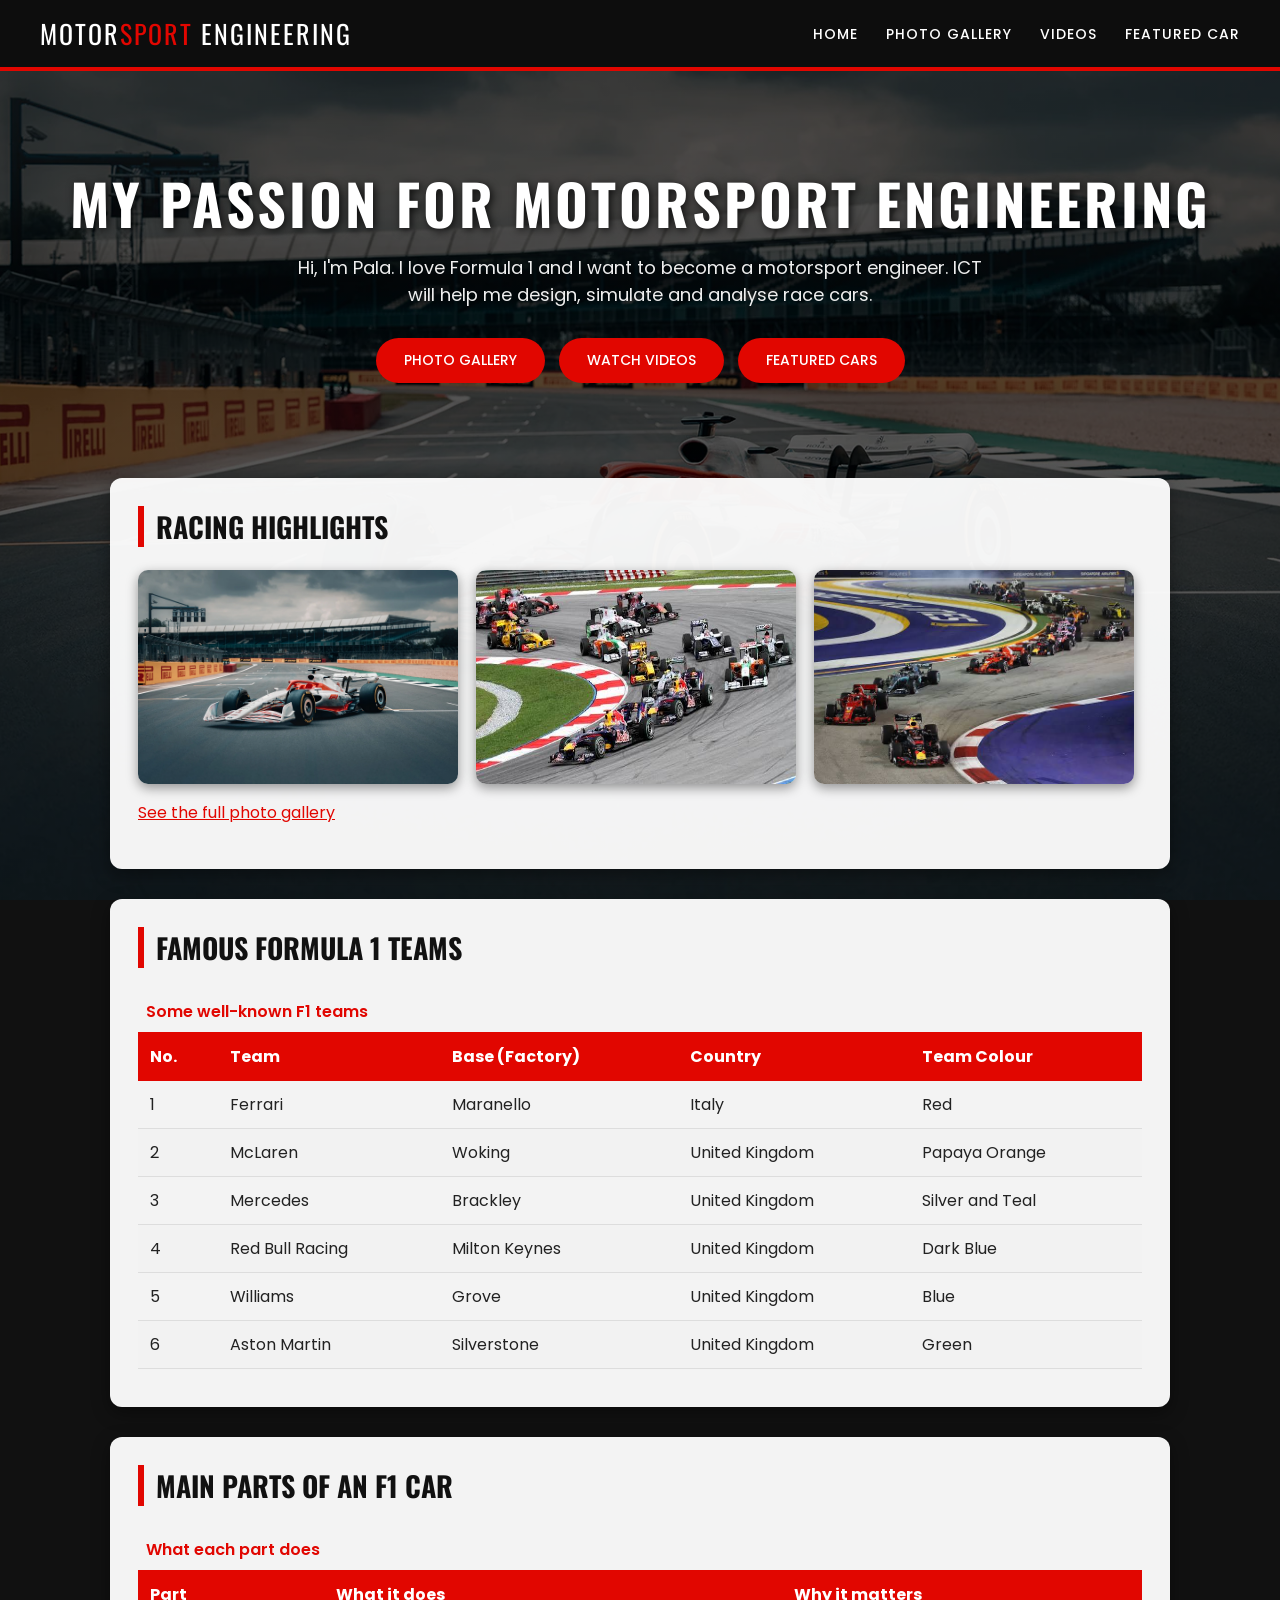
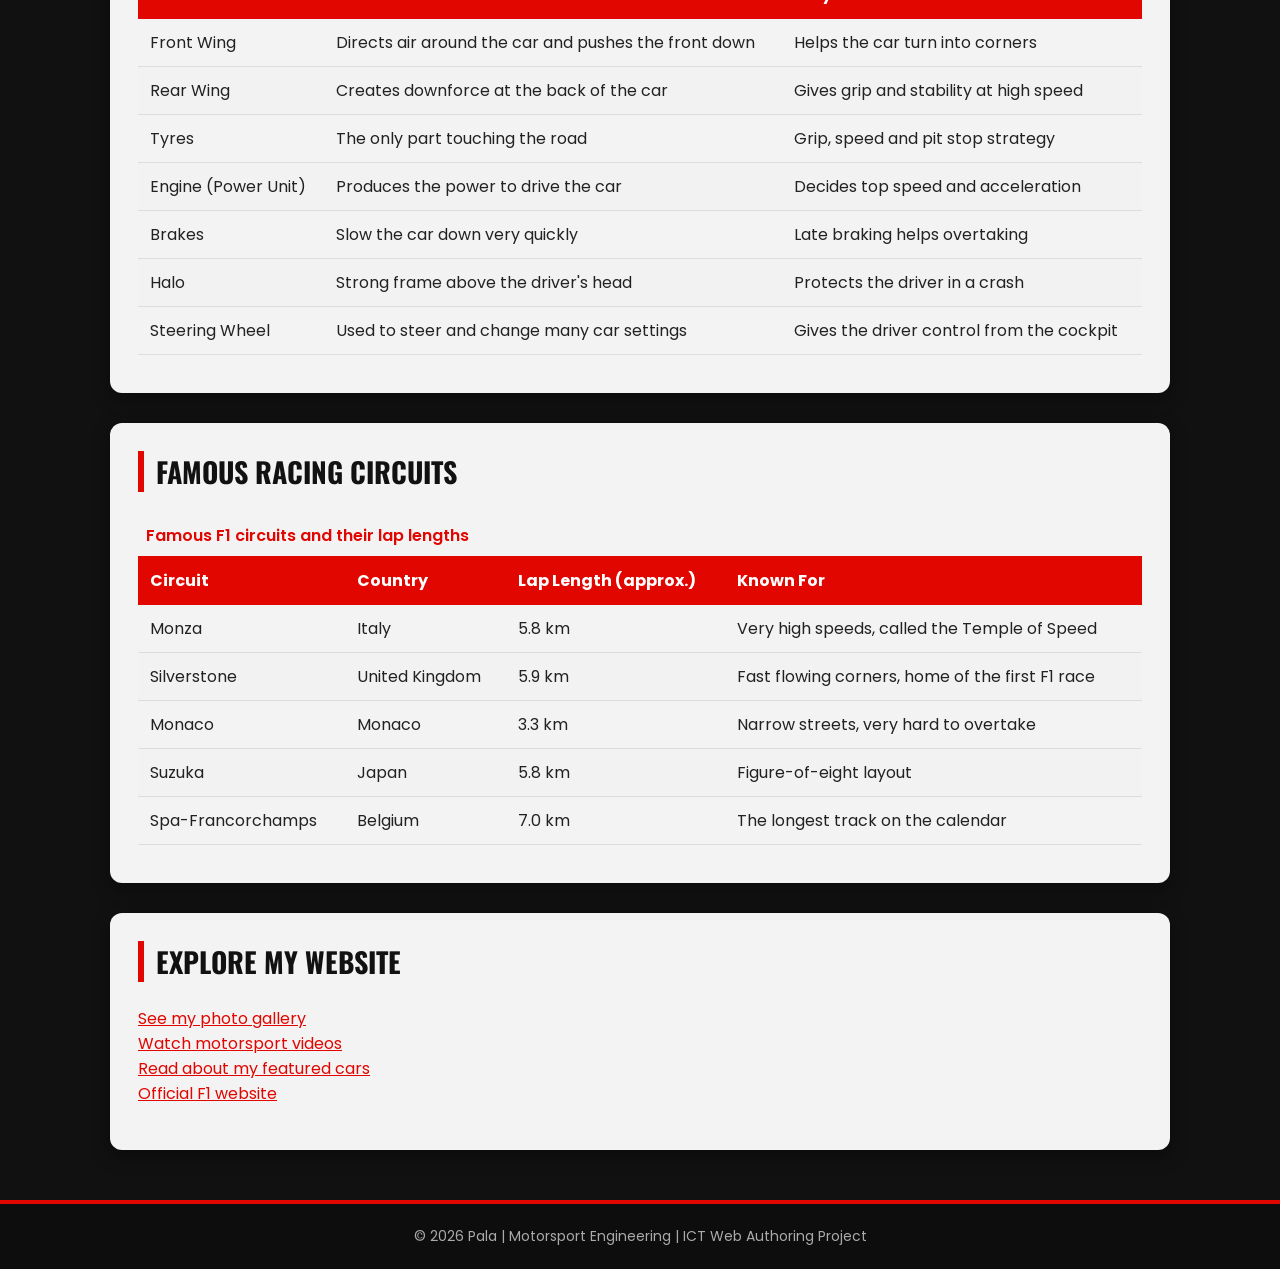
<file: index.html>
﻿<!DOCTYPE html>
<html>
<head>
  <meta charset="utf-8">
  <title>Home - Motorsport Engineering</title>
  <link rel="stylesheet" href="style.css">
</head>
<body>

  <div class="navbar">
    <div class="logo">Motor<span>sport</span> Engineering</div>
    <ul>
      <li><a href="index.html">Home</a></li>
      <li><a href="gallery.html">Photo Gallery</a></li>
      <li><a href="videos.html">Videos</a></li>
      <li><a href="car.html">Featured Car</a></li>
    </ul>
  </div>

  <div class="hero">
    <h1>My Passion for Motorsport Engineering</h1>
    <p>Hi, I'm Pala. I love Formula 1 and I want to become a motorsport
    engineer. ICT will help me design, simulate and analyse race cars.</p>
    <a class="btn" href="gallery.html">Photo Gallery</a>
    <a class="btn" href="videos.html">Watch Videos</a>
    <a class="btn" href="car.html">Featured Cars</a>
  </div>

  <div class="container">

    <div class="panel">
      <h2>Racing Highlights</h2>
      <div class="gallery">
        <img src="images/pic1.jpg.jpeg" alt="F1 car on track">
        <img src="images/pic2.png.jpeg" alt="Race start">
        <img src="images/pic3.jpeg.jpeg" alt="Cars racing around a corner">
      </div>
      <p><a href="gallery.html">See the full photo gallery</a></p>
    </div>

    <div class="panel">
      <h2>Famous Formula 1 Teams</h2>
      <table>
        <caption>Some well-known F1 teams</caption>
        <thead>
          <tr>
            <th>No.</th>
            <th>Team</th>
            <th>Base (Factory)</th>
            <th>Country</th>
            <th>Team Colour</th>
          </tr>
        </thead>
        <tbody>
          <tr><td>1</td><td>Ferrari</td><td>Maranello</td><td>Italy</td><td>Red</td></tr>
          <tr><td>2</td><td>McLaren</td><td>Woking</td><td>United Kingdom</td><td>Papaya Orange</td></tr>
          <tr><td>3</td><td>Mercedes</td><td>Brackley</td><td>United Kingdom</td><td>Silver and Teal</td></tr>
          <tr><td>4</td><td>Red Bull Racing</td><td>Milton Keynes</td><td>United Kingdom</td><td>Dark Blue</td></tr>
          <tr><td>5</td><td>Williams</td><td>Grove</td><td>United Kingdom</td><td>Blue</td></tr>
          <tr><td>6</td><td>Aston Martin</td><td>Silverstone</td><td>United Kingdom</td><td>Green</td></tr>
        </tbody>
      </table>
    </div>

    <div class="panel">
      <h2>Main Parts of an F1 Car</h2>
      <table>
        <caption>What each part does</caption>
        <thead>
          <tr>
            <th>Part</th>
            <th>What it does</th>
            <th>Why it matters</th>
          </tr>
        </thead>
        <tbody>
          <tr><td>Front Wing</td><td>Directs air around the car and pushes the front down</td><td>Helps the car turn into corners</td></tr>
          <tr><td>Rear Wing</td><td>Creates downforce at the back of the car</td><td>Gives grip and stability at high speed</td></tr>
          <tr><td>Tyres</td><td>The only part touching the road</td><td>Grip, speed and pit stop strategy</td></tr>
          <tr><td>Engine (Power Unit)</td><td>Produces the power to drive the car</td><td>Decides top speed and acceleration</td></tr>
          <tr><td>Brakes</td><td>Slow the car down very quickly</td><td>Late braking helps overtaking</td></tr>
          <tr><td>Halo</td><td>Strong frame above the driver's head</td><td>Protects the driver in a crash</td></tr>
          <tr><td>Steering Wheel</td><td>Used to steer and change many car settings</td><td>Gives the driver control from the cockpit</td></tr>
        </tbody>
      </table>
    </div>

    <div class="panel">
      <h2>Famous Racing Circuits</h2>
      <table>
        <caption>Famous F1 circuits and their lap lengths</caption>
        <thead>
          <tr>
            <th>Circuit</th>
            <th>Country</th>
            <th>Lap Length (approx.)</th>
            <th>Known For</th>
          </tr>
        </thead>
        <tbody>
          <tr><td>Monza</td><td>Italy</td><td>5.8 km</td><td>Very high speeds, called the Temple of Speed</td></tr>
          <tr><td>Silverstone</td><td>United Kingdom</td><td>5.9 km</td><td>Fast flowing corners, home of the first F1 race</td></tr>
          <tr><td>Monaco</td><td>Monaco</td><td>3.3 km</td><td>Narrow streets, very hard to overtake</td></tr>
          <tr><td>Suzuka</td><td>Japan</td><td>5.8 km</td><td>Figure-of-eight layout</td></tr>
          <tr><td>Spa-Francorchamps</td><td>Belgium</td><td>7.0 km</td><td>The longest track on the calendar</td></tr>
        </tbody>
      </table>
    </div>

    <div class="panel">
      <h2>Explore my website</h2>
      <p>
        <a href="gallery.html">See my photo gallery</a><br>
        <a href="videos.html">Watch motorsport videos</a><br>
        <a href="car.html">Read about my featured cars</a><br>
        <a href="https://www.formula1.com" target="_blank">Official F1 website</a>
      </p>
    </div>

  </div>

  <footer>
    &copy; 2026 Pala | Motorsport Engineering | ICT Web Authoring Project
  </footer>

</body>
</html>
</file>
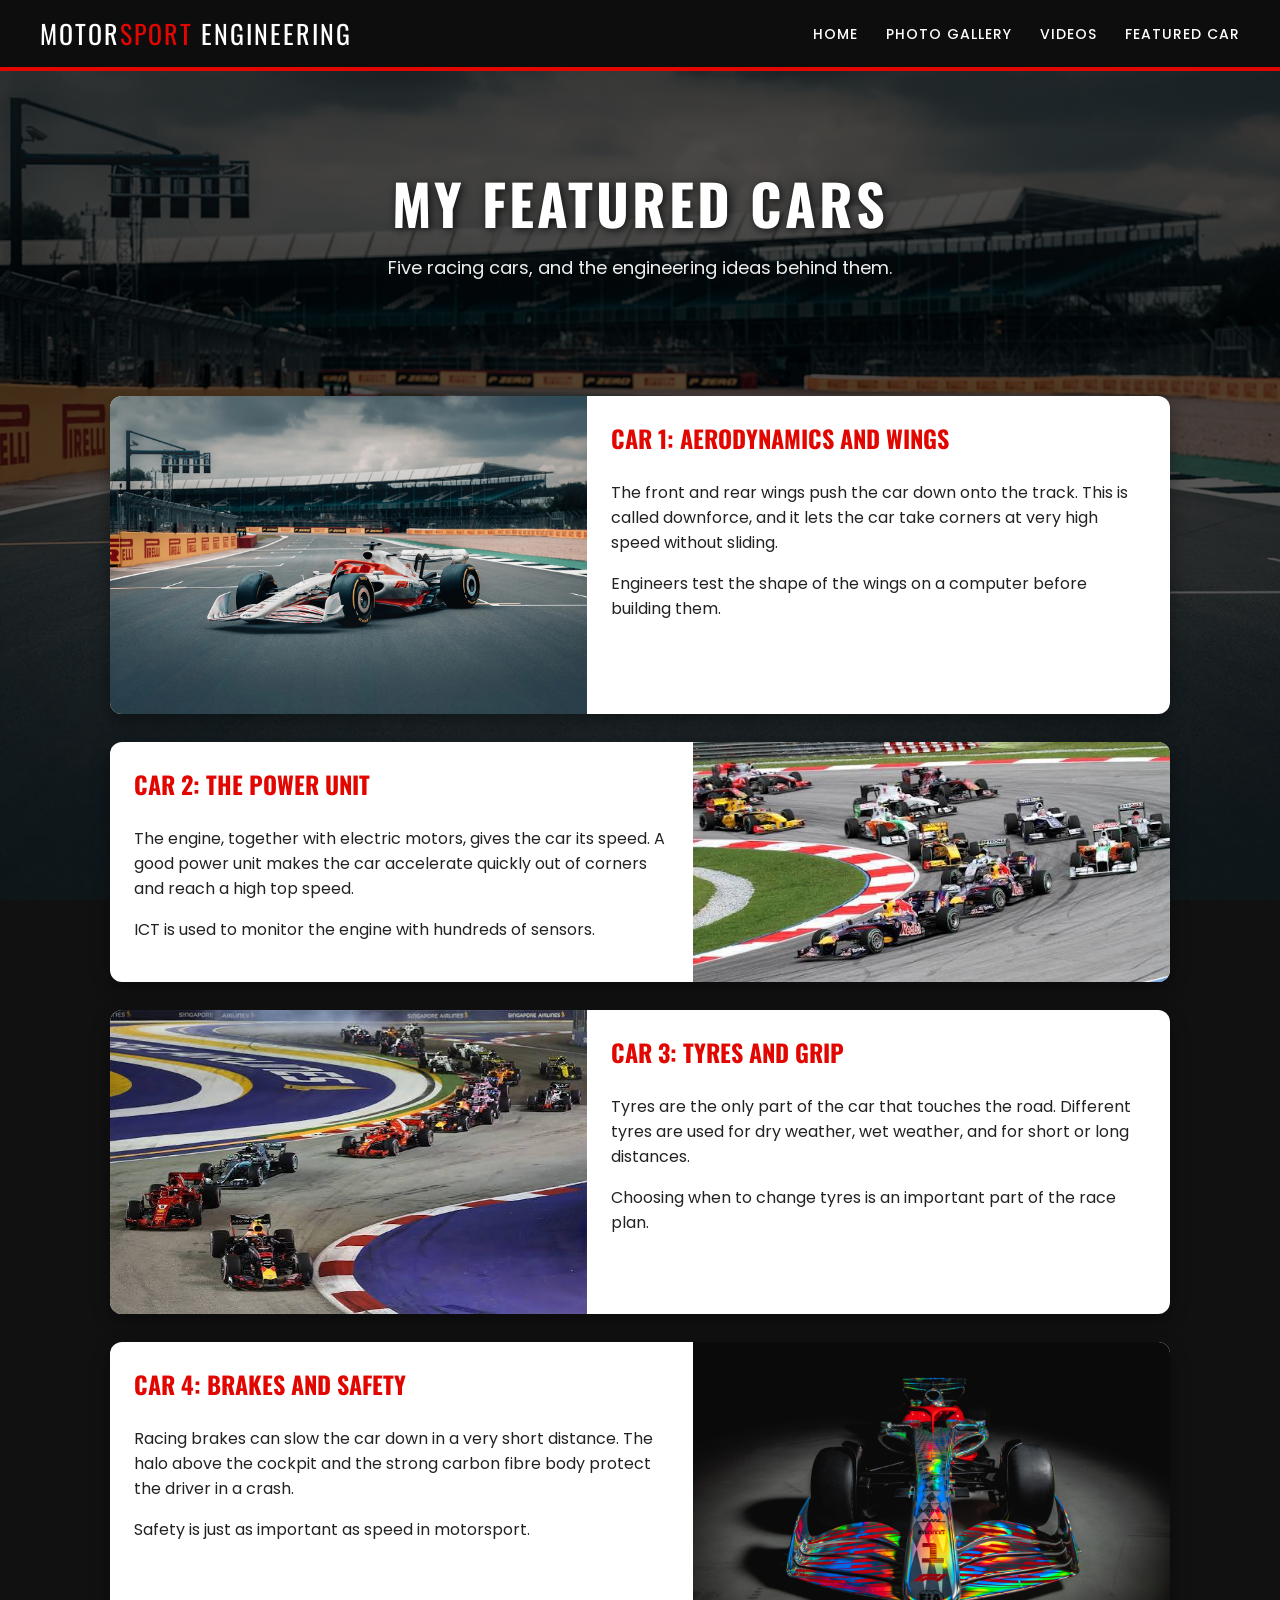
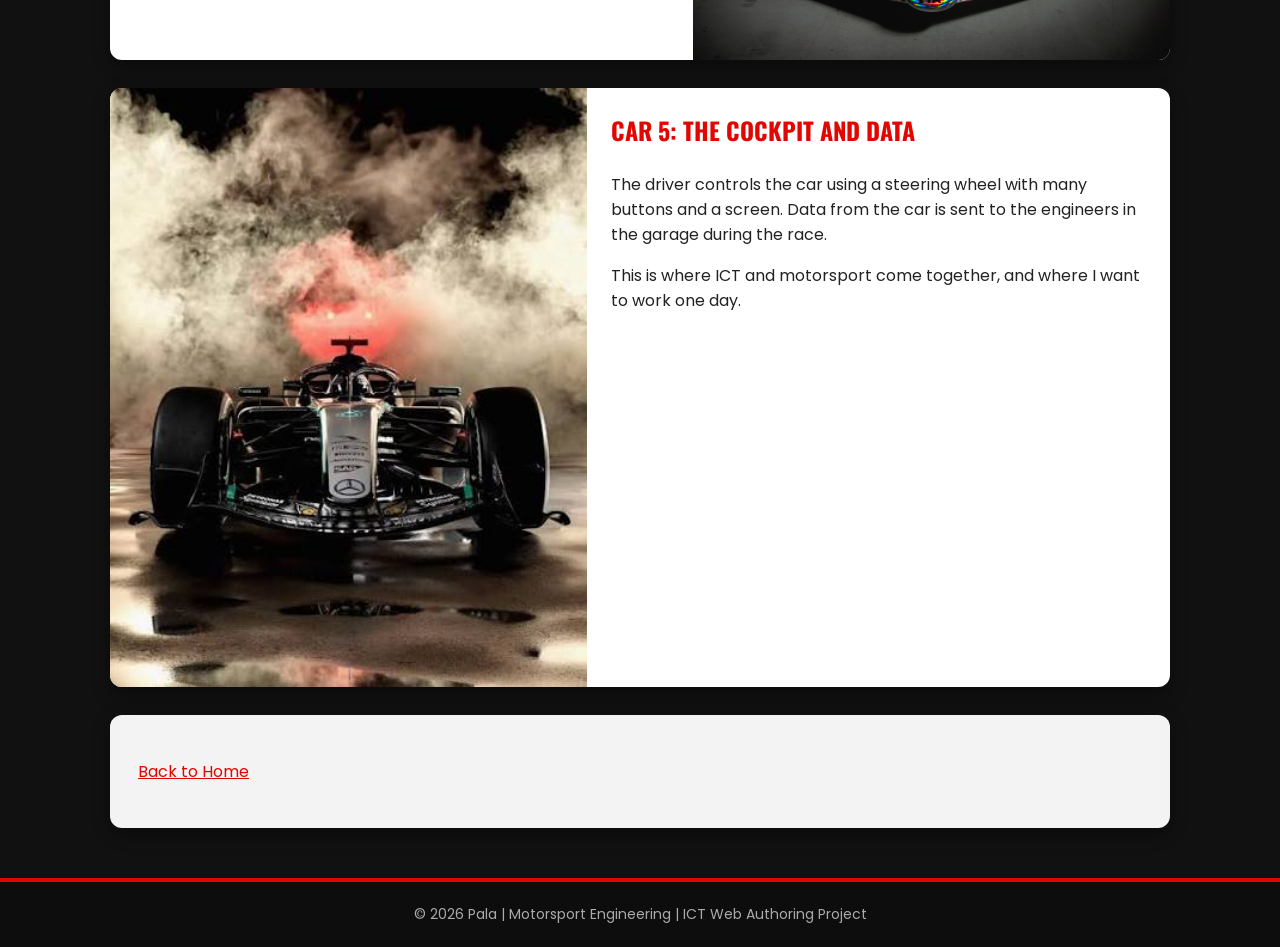
<file: car.html>
﻿<!DOCTYPE html>
<html>
<head>
  <meta charset="utf-8">
  <title>Featured Cars</title>
  <link rel="stylesheet" href="style.css">
</head>
<body>

  <div class="navbar">
    <div class="logo">Motor<span>sport</span> Engineering</div>
    <ul>
      <li><a href="index.html">Home</a></li>
      <li><a href="gallery.html">Photo Gallery</a></li>
      <li><a href="videos.html">Videos</a></li>
      <li><a href="car.html">Featured Car</a></li>
    </ul>
  </div>

  <div class="hero">
    <h1>My Featured Cars</h1>
    <p>Five racing cars, and the engineering ideas behind them.</p>
  </div>

  <div class="container">

    <div class="car-card">
      <img src="images/pic1.jpg.jpeg" alt="Featured car 1">
      <div class="info">
        <h3>Car 1: Aerodynamics and Wings</h3>
        <p>The front and rear wings push the car down onto the track.
        This is called downforce, and it lets the car take corners at
        very high speed without sliding.</p>
        <p>Engineers test the shape of the wings on a computer before
        building them.</p>
      </div>
    </div>

    <div class="car-card">
      <img src="images/pic2.png.jpeg" alt="Featured car 2">
      <div class="info">
        <h3>Car 2: The Power Unit</h3>
        <p>The engine, together with electric motors, gives the car its
        speed. A good power unit makes the car accelerate quickly out of
        corners and reach a high top speed.</p>
        <p>ICT is used to monitor the engine with hundreds of sensors.</p>
      </div>
    </div>

    <div class="car-card">
      <img src="images/pic3.jpeg.jpeg" alt="Featured car 3">
      <div class="info">
        <h3>Car 3: Tyres and Grip</h3>
        <p>Tyres are the only part of the car that touches the road.
        Different tyres are used for dry weather, wet weather, and for
        short or long distances.</p>
        <p>Choosing when to change tyres is an important part of the
        race plan.</p>
      </div>
    </div>

    <div class="car-card">
      <img src="images/pic4.jpg" alt="Featured car 4">
      <div class="info">
        <h3>Car 4: Brakes and Safety</h3>
        <p>Racing brakes can slow the car down in a very short distance.
        The halo above the cockpit and the strong carbon fibre body
        protect the driver in a crash.</p>
        <p>Safety is just as important as speed in motorsport.</p>
      </div>
    </div>

    <div class="car-card">
      <img src="images/pic5.jpg" alt="Featured car 5">
      <div class="info">
        <h3>Car 5: The Cockpit and Data</h3>
        <p>The driver controls the car using a steering wheel with many
        buttons and a screen. Data from the car is sent to the engineers
        in the garage during the race.</p>
        <p>This is where ICT and motorsport come together, and where I
        want to work one day.</p>
      </div>
    </div>

    <div class="panel">
      <p><a href="index.html">Back to Home</a></p>
    </div>

  </div>

  <footer>
    &copy; 2026 Pala | Motorsport Engineering | ICT Web Authoring Project
  </footer>

</body>
</html>
</file>
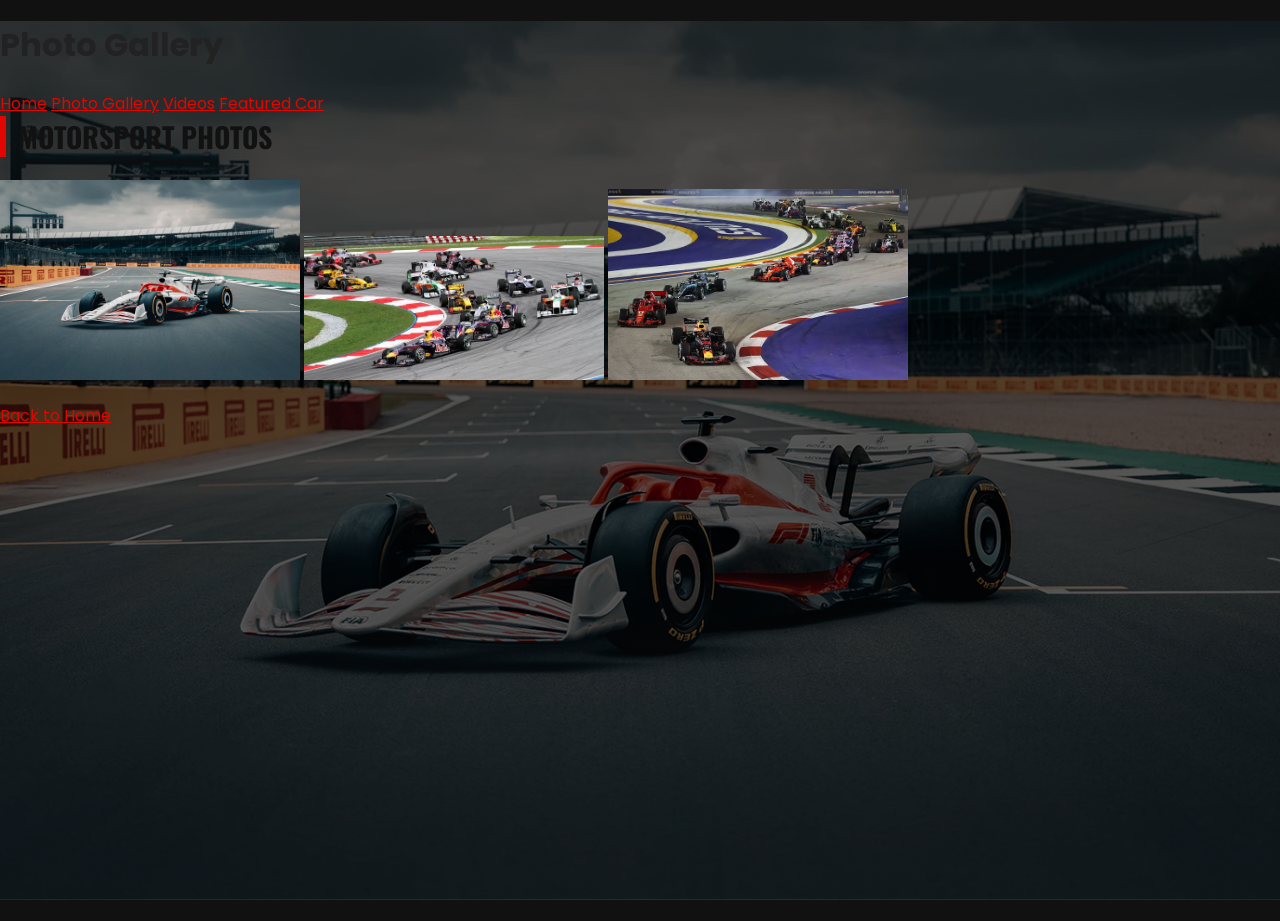
<file: gallery.html>
﻿<!DOCTYPE html>
<html>
<head>
  <meta charset="utf-8">
  <title>Photo Gallery</title>
  <link rel="stylesheet" href="style.css">
</head>
<body>

  <h1>Photo Gallery</h1>

  <div class="nav">
    <a href="index.html">Home</a>
    <a href="gallery.html">Photo Gallery</a>
    <a href="videos.html">Videos</a>
    <a href="car.html">Featured Car</a>
  </div>

  <h2>Motorsport Photos</h2>
  <img src="images/pic1.jpg.jpeg" alt="F1 car on track" width="300">
  <img src="images/pic2.png.jpeg" alt="Race start" width="300">
  <img src="images/pic3.jpeg.jpeg" alt="Cars racing around a corner" width="300">

  <p><a href="index.html">Back to Home</a></p>

</body>
</html>
</file>
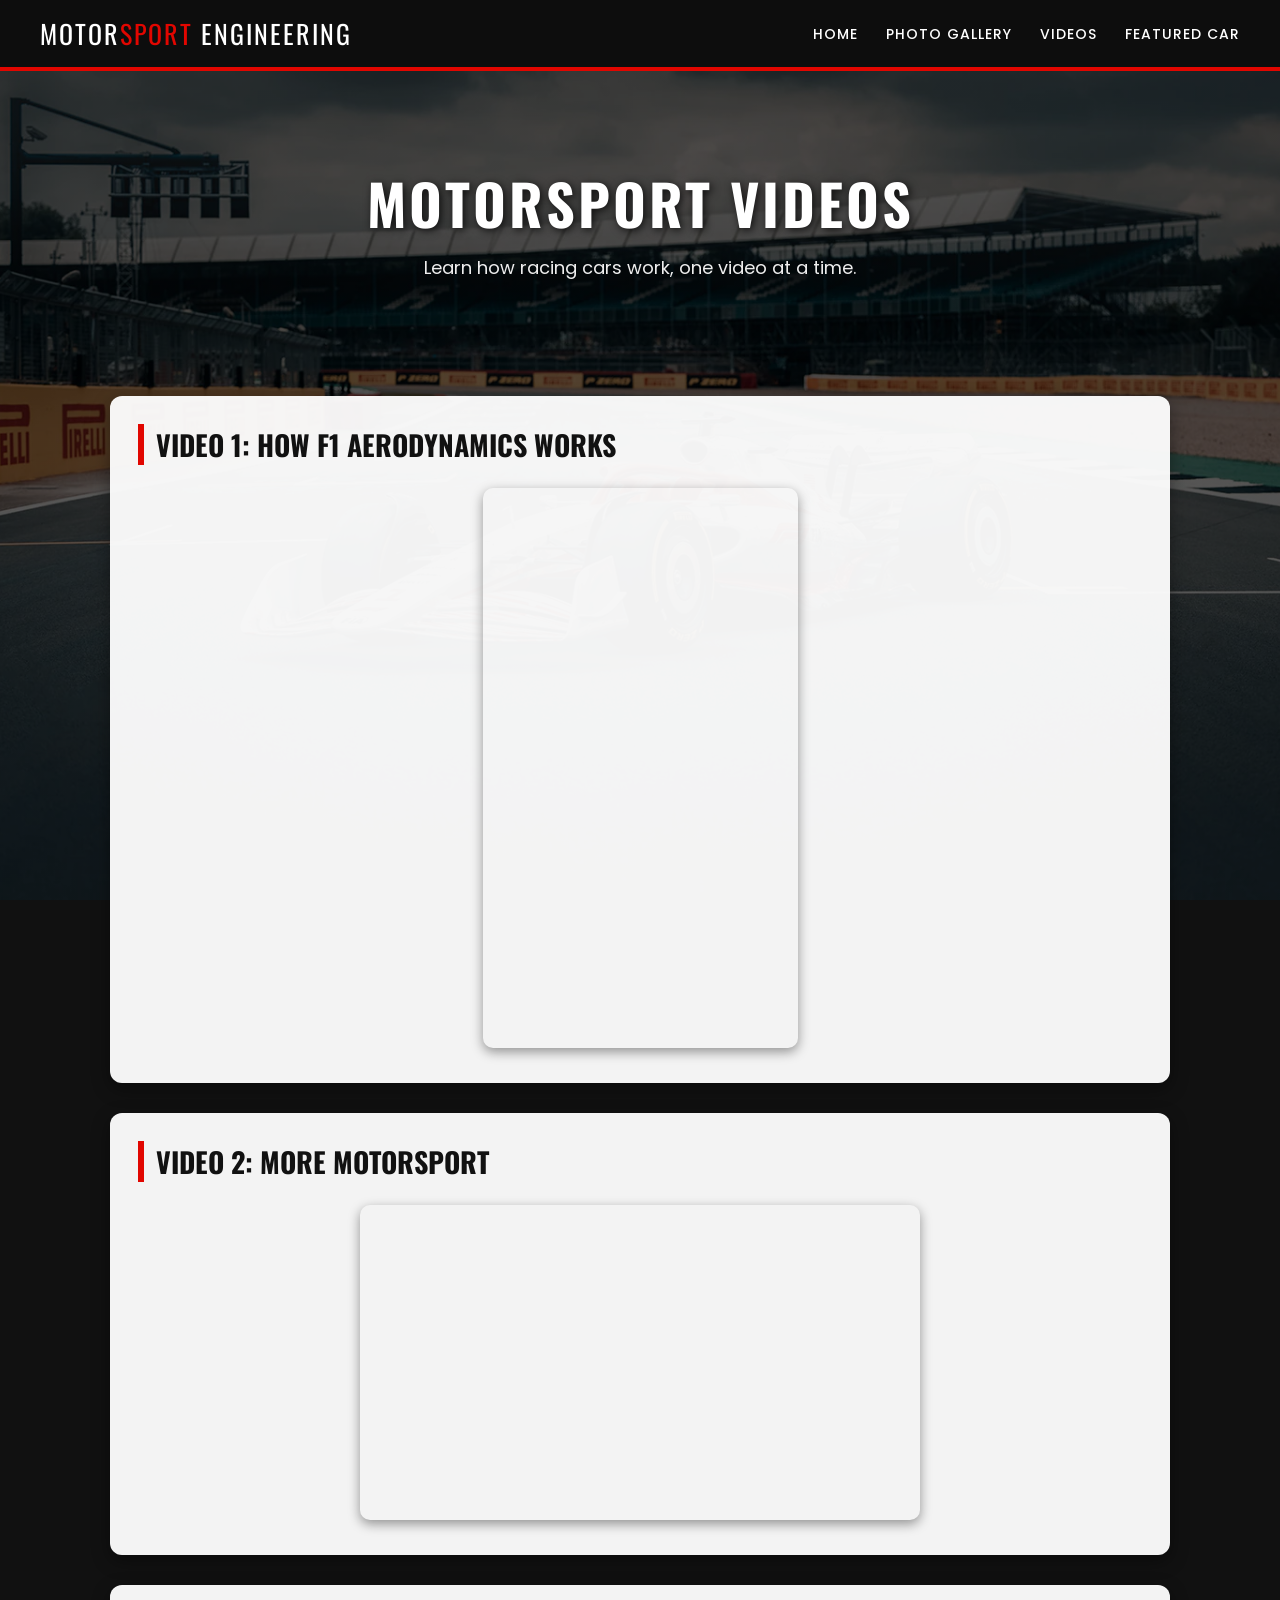
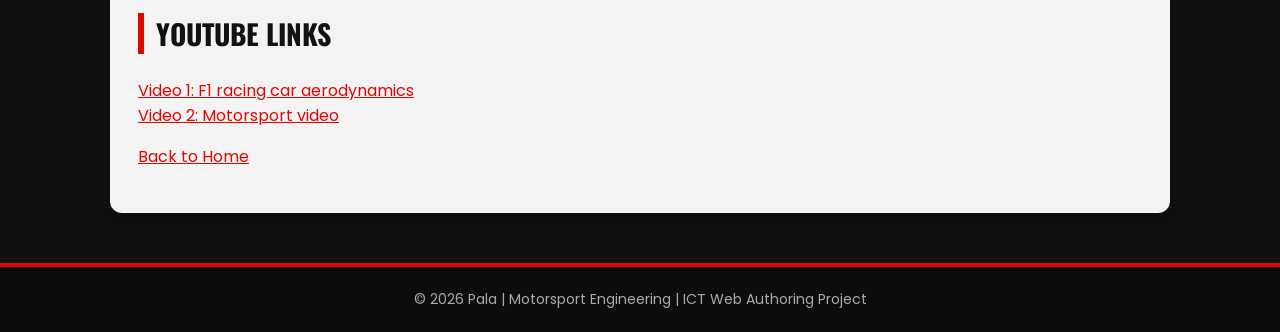
<file: videos.html>
﻿<!DOCTYPE html>
<html>
<head>
  <meta charset="utf-8">
  <title>Videos</title>
  <link rel="stylesheet" href="style.css">
</head>
<body>

  <div class="navbar">
    <div class="logo">Motor<span>sport</span> Engineering</div>
    <ul>
      <li><a href="index.html">Home</a></li>
      <li><a href="gallery.html">Photo Gallery</a></li>
      <li><a href="videos.html">Videos</a></li>
      <li><a href="car.html">Featured Car</a></li>
    </ul>
  </div>

  <div class="hero">
    <h1>Motorsport Videos</h1>
    <p>Learn how racing cars work, one video at a time.</p>
  </div>

  <div class="container">

    <div class="panel video-box">
      <h2>Video 1: How F1 Aerodynamics Works</h2>
      <iframe width="315" height="560"
        src="https://www.youtube.com/embed/gOBfrNXm6CI"
        title="F1 racing car aerodynamics" allowfullscreen></iframe>
    </div>

    <div class="panel video-box">
      <h2>Video 2: More Motorsport</h2>
      <iframe width="560" height="315"
        src="https://www.youtube.com/embed/V7707zEX9X4"
        title="Motorsport video 2" allowfullscreen></iframe>
    </div>

    <div class="panel">
      <h2>YouTube Links</h2>
      <p>
        <a href="https://youtube.com/shorts/gOBfrNXm6CI" target="_blank">Video 1: F1 racing car aerodynamics</a><br>
        <a href="https://youtu.be/V7707zEX9X4" target="_blank">Video 2: Motorsport video</a>
      </p>
      <p><a href="index.html">Back to Home</a></p>
    </div>

  </div>

  <footer>
    &copy; 2026 Pala | Motorsport Engineering | ICT Web Authoring Project
  </footer>

</body>
</html>
</file>
<file: style.css>
﻿@import url('https://fonts.googleapis.com/css2?family=Oswald:wght@500;700&family=Poppins:wght@400;500&display=swap');

* {
  box-sizing: border-box;
}

html {
  min-height: 100%;
  background-color: #111111;
}

body {
  margin: 0;
  min-height: 100vh;
  font-family: 'Poppins', Arial, sans-serif;
  color: #222222;
  background-color: #111111;
  background-image: linear-gradient(rgba(0,0,0,0.65), rgba(0,0,0,0.65)),
                    url('images/pic1.jpg.jpeg');
  background-size: cover;
  background-position: center;
  background-attachment: fixed;
  background-repeat: no-repeat;
}

/* ---------- Navigation bar ---------- */
.navbar {
  background-color: #0d0d0d;
  border-bottom: 4px solid #e10600;
  display: flex;
  justify-content: space-between;
  align-items: center;
  padding: 14px 40px;
  position: sticky;
  top: 0;
  z-index: 100;
}
.logo {
  font-family: 'Oswald', Arial, sans-serif;
  font-size: 26px;
  color: #ffffff;
  letter-spacing: 2px;
  text-transform: uppercase;
}
.logo span {
  color: #e10600;
}
.navbar ul {
  list-style: none;
  margin: 0;
  padding: 0;
  display: flex;
  gap: 28px;
}
.navbar a {
  color: #ffffff;
  text-decoration: none;
  text-transform: uppercase;
  font-size: 14px;
  letter-spacing: 1px;
  font-weight: 500;
}
.navbar a:hover {
  color: #e10600;
}

/* ---------- Hero section ---------- */
.hero {
  text-align: center;
  color: #ffffff;
  padding: 90px 20px 70px 20px;
}
.hero h1 {
  font-family: 'Oswald', Arial, sans-serif;
  font-size: 56px;
  margin: 0 0 10px 0;
  text-transform: uppercase;
  letter-spacing: 3px;
  color: #ffffff;
  text-shadow: 2px 2px 8px rgba(0, 0, 0, 0.8);
}
.hero p {
  font-size: 18px;
  max-width: 700px;
  margin: 0 auto 25px auto;
  color: #eeeeee;
}
.btn {
  display: inline-block;
  background-color: #e10600;
  color: #ffffff;
  padding: 12px 28px;
  margin: 5px;
  border-radius: 30px;
  text-decoration: none;
  font-weight: 500;
  text-transform: uppercase;
  font-size: 14px;
}
.btn:hover {
  background-color: #ffffff;
  color: #e10600;
}

/* ---------- Main content ---------- */
.container {
  max-width: 1100px;
  margin: 0 auto;
  padding: 20px;
}
.panel {
  background-color: rgba(255, 255, 255, 0.95);
  border-radius: 12px;
  padding: 28px;
  margin-bottom: 30px;
  box-shadow: 0 6px 18px rgba(0, 0, 0, 0.4);
}
h2 {
  font-family: 'Oswald', Arial, sans-serif;
  font-size: 28px;
  color: #111111;
  border-left: 6px solid #e10600;
  padding-left: 12px;
  margin-top: 0;
  text-transform: uppercase;
}
a {
  color: #e10600;
}

/* ---------- Tables ---------- */
table {
  width: 100%;
  border-collapse: collapse;
  margin-bottom: 10px;
}
caption {
  font-weight: 600;
  padding: 8px;
  color: #e10600;
  text-align: left;
}
th {
  background-color: #e10600;
  color: #ffffff;
  text-align: left;
  padding: 12px;
}
td {
  padding: 11px 12px;
  border-bottom: 1px solid #dddddd;
}
tbody tr:nth-child(even) {
  background-color: #f2f2f2;
}
tbody tr:hover {
  background-color: #ffe0e0;
}

/* ---------- Photo gallery ---------- */
.gallery {
  display: flex;
  flex-wrap: wrap;
  gap: 18px;
}
.gallery img {
  width: 320px;
  max-width: 100%;
  border-radius: 10px;
  box-shadow: 0 4px 12px rgba(0, 0, 0, 0.4);
}

/* ---------- Featured car cards ---------- */
.car-card {
  display: flex;
  background-color: #ffffff;
  border-radius: 12px;
  overflow: hidden;
  margin-bottom: 28px;
  box-shadow: 0 6px 18px rgba(0, 0, 0, 0.4);
}
.car-card:nth-child(even) {
  flex-direction: row-reverse;
}
.car-card img {
  width: 45%;
  object-fit: cover;
}
.car-card .info {
  padding: 24px;
  width: 55%;
}
.car-card h3 {
  font-family: 'Oswald', Arial, sans-serif;
  font-size: 24px;
  color: #e10600;
  margin-top: 0;
  text-transform: uppercase;
}

/* ---------- Videos ---------- */
iframe {
  border: none;
  border-radius: 10px;
  box-shadow: 0 4px 12px rgba(0, 0, 0, 0.4);
  max-width: 100%;
}
.video-box {
  text-align: center;
}
.video-box h2 {
  text-align: left;
}

/* ---------- Footer ---------- */
footer {
  background-color: #0d0d0d;
  color: #aaaaaa;
  text-align: center;
  padding: 22px;
  border-top: 4px solid #e10600;
  font-size: 14px;
}

/* ---------- Mobile screens ---------- */
@media (max-width: 700px) {
  .navbar {
    flex-direction: column;
    gap: 10px;
  }
  .hero h1 {
    font-size: 34px;
  }
  .car-card,
  .car-card:nth-child(even) {
    flex-direction: column;
  }
  .car-card img,
  .car-card .info {
    width: 100%;
  }
}
</file>
